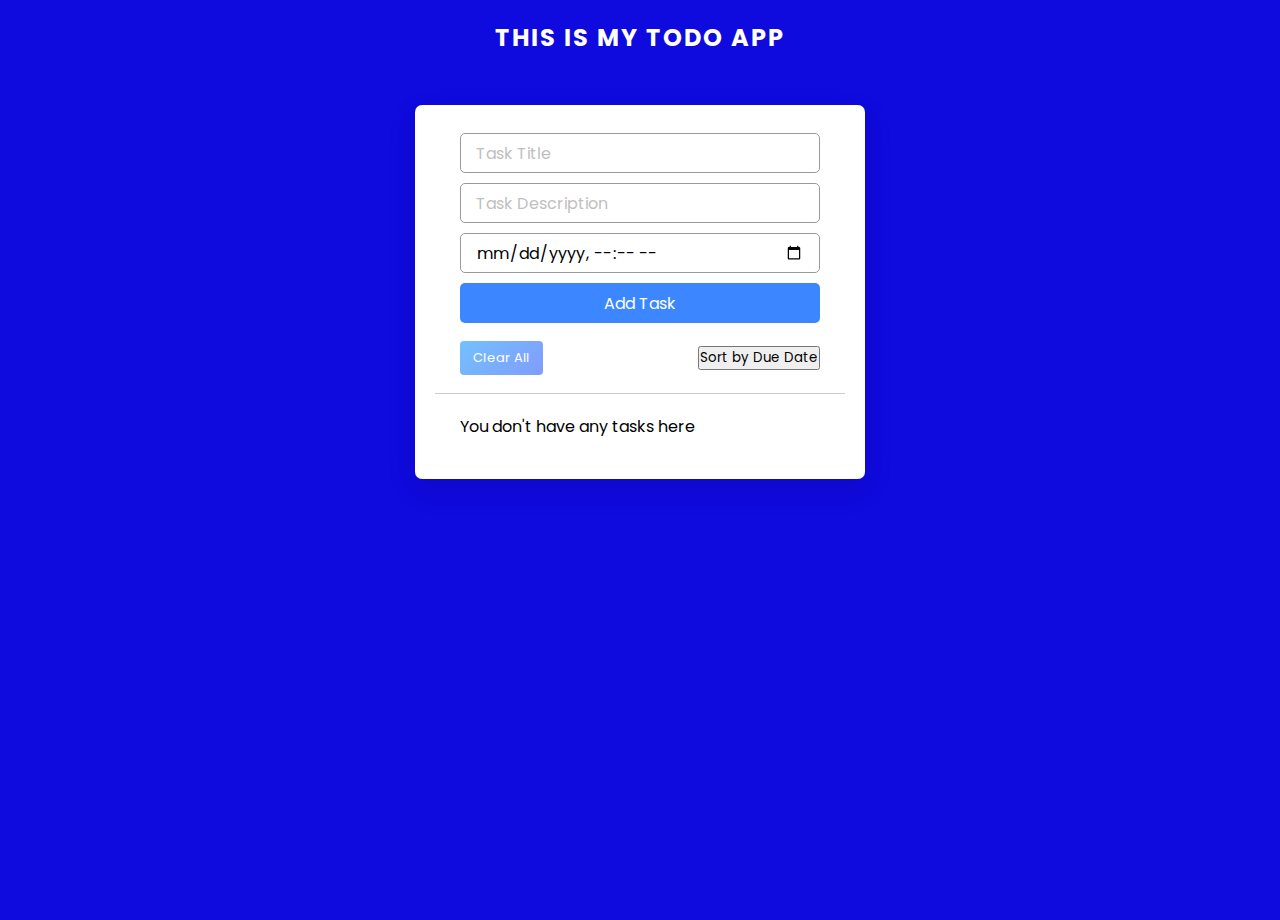
<file: Week-1/index.html>
<!DOCTYPE html>
<html lang="en" dir="ltr">
  <head>
    <meta charset="utf-8" />
    <title>Todo List App</title>
    <link rel="stylesheet" href="styles.css" />
    <meta name="viewport" content="width=device-width, initial-scale=1.0" />
    <link
      rel="stylesheet"
      href="https://unicons.iconscout.com/release/v4.0.0/css/line.css"
    />
  </head>
  <body>
    <h1>This is my Todo app</h1>
    <div class="wrapper">
      <div class="task-input">
        <input type="text" id="task-title" placeholder="Task Title" />
        <input type="text" id="task-desc" placeholder="Task Description" />
        <input
          type="datetime-local"
          id="task-date"
          placeholder="Due Date/Time"
        />
        <button id="add-task-btn">Add Task</button>
      </div>
      <div class="controls">
        <button class="clear-btn">Clear All</button>
        <button id="sort-btn">Sort by Due Date</button>
      </div>
      <ul class="task-box"></ul>
    </div>
    <script src="script.js"></script>
  </body>
</html>
</file>
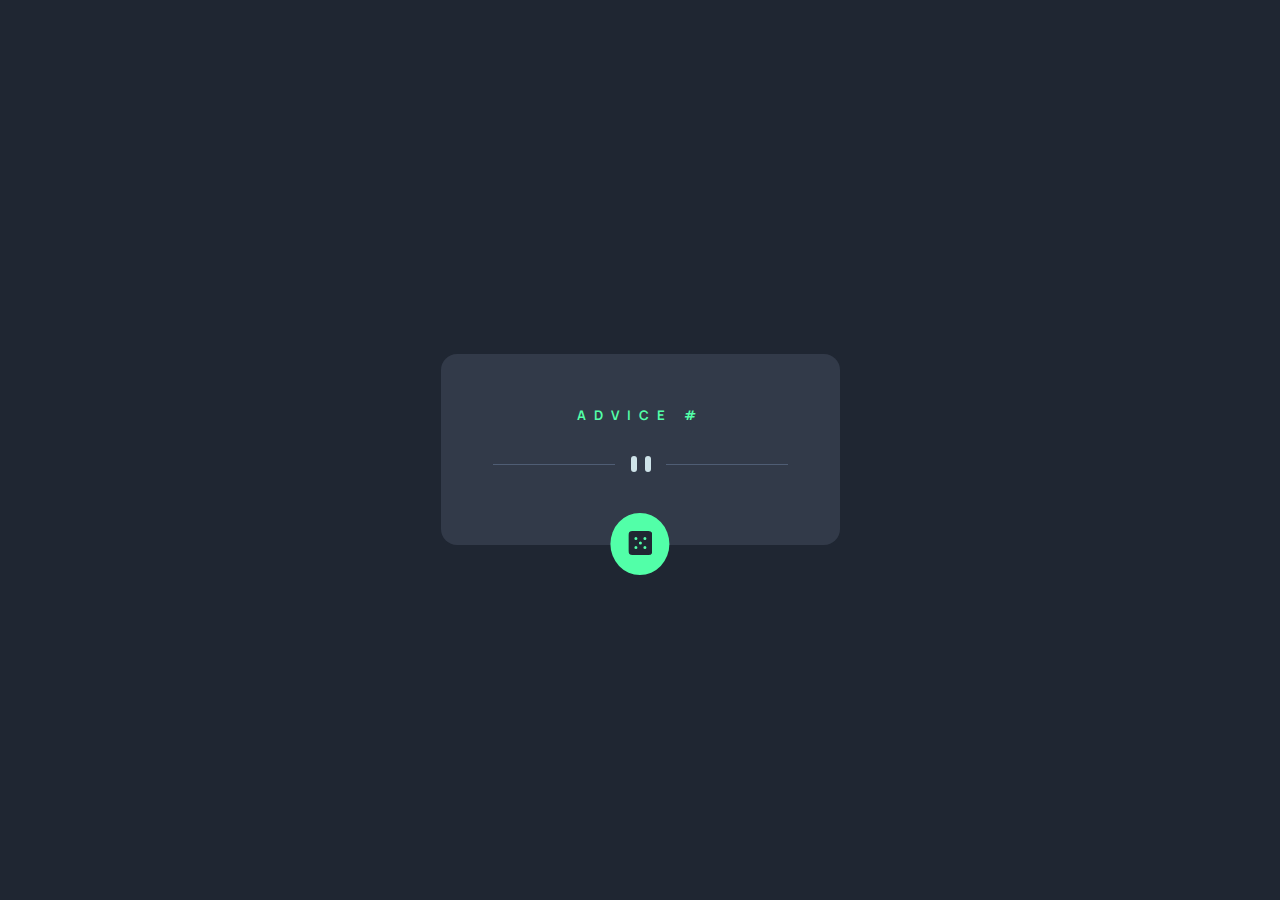
<file: Week-1/advice-generator-app-main/index.html>
<!DOCTYPE html>
<html lang="en">
  <head>
    <meta charset="UTF-8" />
    <meta name="viewport" content="width=device-width, initial-scale=1.0" />

    <link
      rel="icon"
      type="image/png"
      sizes="32x32"
      href="./images/favicon-32x32.png"
    />
    <link rel="stylesheet" href="styles.css" />
    <title>Frontend Mentor | Advice generator app</title>

    <style>
      .attribution {
        font-size: 11px;
        text-align: center;
      }
      .attribution a {
        color: hsl(228, 45%, 44%);
      }
    </style>
  </head>
  <body>
    <div class="advice-container">
      <h1 id="advice-id">Advice #</h1>
      <p id="text"></p>

      <picture>
        <source
          media="(max-width: 768px)"
          srcset="images/pattern-divider-mobile.svg"
        />
        <img src="./images/pattern-divider-mobile.svg" alt="" />
      </picture>
      <div>
        <button onclick="fetchAdvice()">
          <img src="./images//icon-dice.svg" alt="" class="icon-img" />
        </button>
      </div>
    </div>

    <script src="./advices.js"></script>
  </body>
</html>
</file>
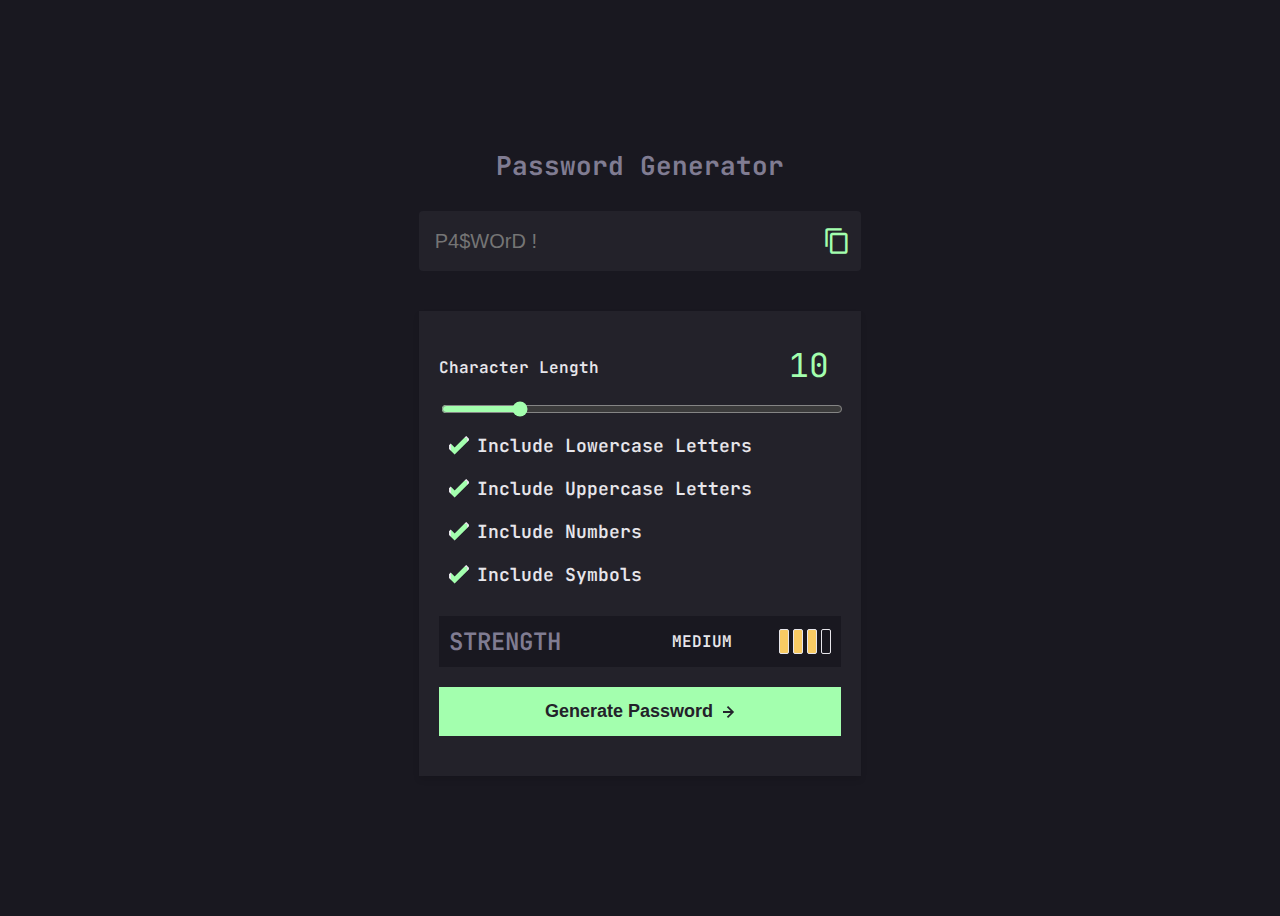
<file: Week-2/password-generator-app/index.html>
<!DOCTYPE html>
<html lang="en">
  <head>
    <meta charset="UTF-8" />
    <meta http-equiv="X-UA-Compatible" content="IE=edge" />
    <meta name="viewport" content="width=device-width, initial-scale=1.0" />
    <link rel="stylesheet" href="password.css" />
    <link
      href="https://fonts.googleapis.com/icon?family=Material+Icons"
      rel="stylesheet"
    />
    <title>Password Generator</title>
  </head>
  <body>
    <div class="container">
      <h1>Password Generator</h1>
      <div class="inputBox">
        <input
          type="text"
          class="passBox"
          id="passBox"
          disabled
          placeholder=" P4$WOrD !"
        />
        <span class="material-icons" id="copyIcon" style="cursor: pointer"
          >content_copy</span
        >
      </div>
      <form class="password-content" id="passwordGenerator">
        <div class="row">
          <p>Character Length</p>
          <input type="text" id="sliderValue" value="10" class="styled-input" />
        </div>
        <input type="range" min="1" max="50" value="10" id="inputSlider" />
        <div class="row">
          <input type="checkbox" name="lowercase" id="lowercase" checked />
          <label for="lowercase">Include Lowercase Letters</label>
        </div>
        <div class="row">
          <input type="checkbox" name="uppercase" id="uppercase" checked />
          <label for="uppercase">Include Uppercase Letters</label>
        </div>
        <div class="row">
          <input type="checkbox" name="numbers" id="numbers" checked />
          <label for="numbers">Include Numbers</label>
        </div>
        <div class="row">
          <input type="checkbox" name="symbols" id="symbols" checked />
          <label for="symbols">Include Symbols</label>
        </div>
        <div class="strength-row">
          <span class="str-txt">Strength</span>
          <span class="mdm-txt">MEDIUM</span>
          <div class="strength-indicator">
            <div class="strength-bar filled"></div>
            <div class="strength-bar filled"></div>
            <div class="strength-bar filled"></div>
            <div class="strength-bar empty"></div>
          </div>
        </div>
        <button type="submit" class="genBtn" id="genBtn">
          Generate Password
          <svg width="12" height="12" xmlns="http://www.w3.org/2000/svg">
            <path
              fill="#24232C"
              d="m5.106 12 6-6-6-6-1.265 1.265 3.841 3.84H.001v1.79h7.681l-3.841 3.84z"
            />
          </svg>
        </button>
      </form>
    </div>
    <script src="password.js"></script>
  </body>
</html>
</file>
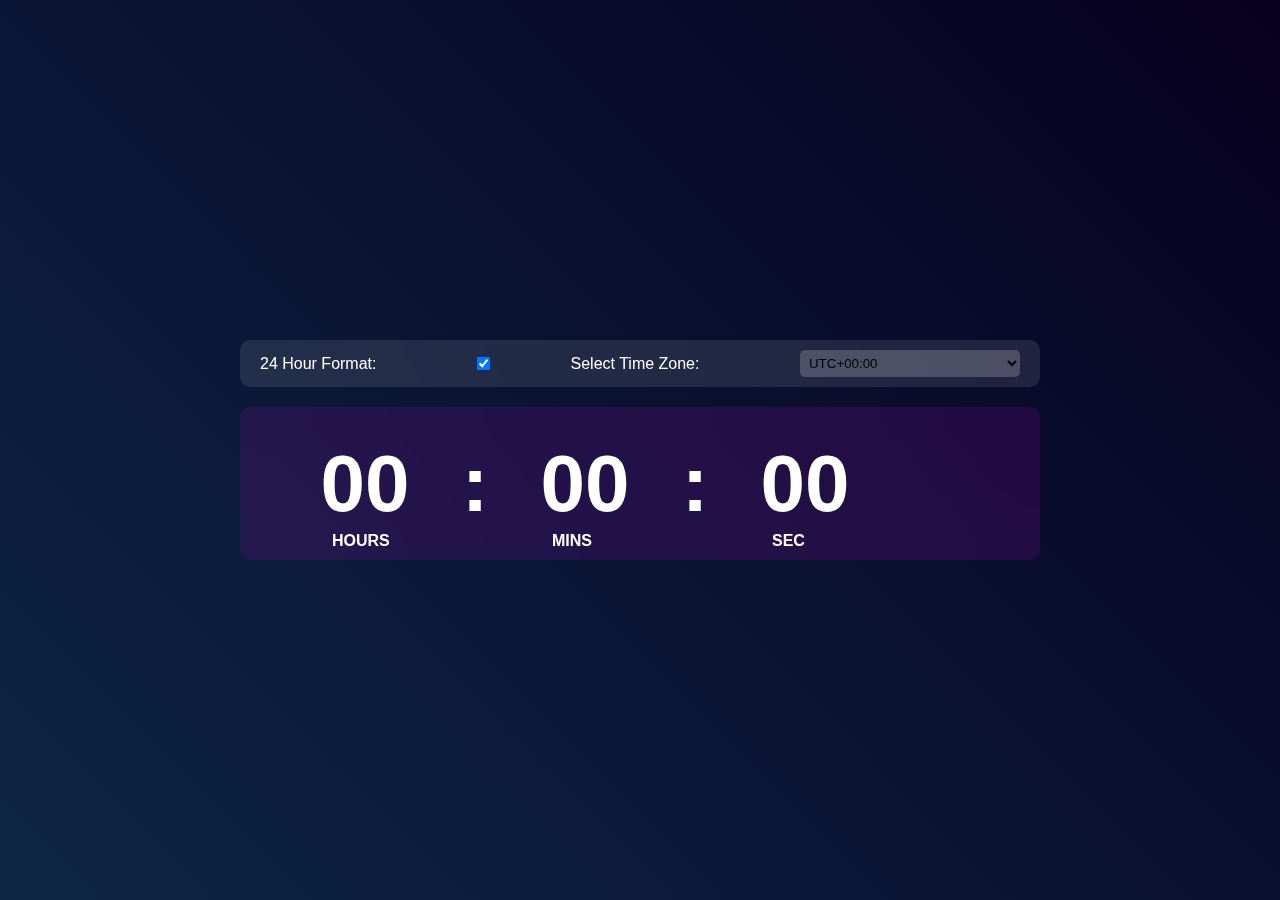
<file: Week-1/TimeMaster/time.html>
<!DOCTYPE html>
<html lang="en">
  <head>
    <meta charset="UTF-8" />
    <meta name="viewport" content="width=device-width, initial-scale=1.0" />
    <title>Time Mastery Project</title>
    <link rel="stylesheet" href="time.css" />
  </head>
  <body>
    <div class="container">
      <div class="time-container">
        <div class="settings">
          <label for="formatToggle">24 Hour Format:</label>
          <input type="checkbox" id="formatToggle" checked />

          <label for="timeZone">Select Time Zone:</label>
          <select id="timeZone">
            <option value="0" selected>UTC+00:00</option>
            <option value="2">Central African Time (UTC+02:00)</option>
            <option value="1">Central European Time (UTC+01:00)</option>
          </select>
        </div>
        <div class="clock">
          <span id="hrs">00</span>
          <span>:</span>
          <span id="min">00</span>
          <span>:</span>
          <span id="sec">00</span>
          <span id="ampm"></span>
        </div>
      </div>
    </div>

    <script src="time.js"></script>
  </body>
</html>
</file>
<file: Week-1/styles.css>
/* Import Google Font - Poppins */
@import url("https://fonts.googleapis.com/css2?family=Poppins:wght@400;500;600;700&display=swap");
* {
  margin: 0;
  padding: 0;
  box-sizing: border-box;
  font-family: "Poppins", sans-serif;
}
body {
  width: 100%;
  height: 100vh;
  /* overflow: hidden; */
  background: #0f0ade;
}
::selection {
  color: #fff;
  background: #3c87ff;
}

h1 {
  text-align: center;
  font-size: 24px;
  color: #fff;
  margin-top: 20px;
  text-transform: uppercase;
  letter-spacing: 2px;
  padding: 0;
}
.wrapper {
  margin: 50px auto; /* Reduced margin-top */
  max-width: 450px;
  padding: 28px 20px 30px;
  background: #fff;
  border-radius: 7px;
  box-shadow: 0 10px 30px rgba(0, 0, 0, 0.1);
}
.task-input {
  display: flex;
  flex-direction: column;
  gap: 10px;
  padding: 0 25px;
  position: relative;
}
.task-input img {
  width: 30px;
  height: 30px;
  vertical-align: middle; /* Align the image vertically */
  margin-bottom: 10px; /* Add margin below the image */
}
.task-input input,
.task-input button {
  height: 40px;
  width: 100%;
  outline: none;
  font-size: 16px;
  border-radius: 5px;
  padding: 0 15px;
  border: 1px solid #999;
}
.task-input input:focus,
.task-input input.active {
  border: 2px solid #3c87ff;
}
.task-input input::placeholder {
  color: #bfbfbf;
}
.task-input button {
  background-color: #3c87ff;
  color: #fff;
  border: none;
  cursor: pointer;
  transition: background-color 0.3s;
}
.task-input button:hover {
  background-color: #2859b8;
}
.controls,
li {
  display: flex;
  align-items: center;
  justify-content: space-between;
}
.controls {
  padding: 18px 25px;
  border-bottom: 1px solid #ccc;
}
.filters span {
  margin: 0 8px;
  font-size: 17px;
  color: #444444;
  cursor: pointer;
}
.filters span:first-child {
  margin-left: 0;
}
.filters span.active {
  color: #3c87ff;
}
.controls .clear-btn {
  border: none;
  opacity: 0.6;
  outline: none;
  color: #fff;
  cursor: pointer;
  font-size: 13px;
  padding: 7px 13px;
  border-radius: 4px;
  letter-spacing: 0.3px;
  pointer-events: none;
  transition: transform 0.25s ease;
  background: linear-gradient(135deg, #1798fb 0%, #2d5cfe 100%);
}
.clear-btn.active {
  opacity: 0.9;
  pointer-events: auto;
}
.clear-btn:active {
  transform: scale(0.93);
}
.task-box {
  margin-top: 20px;
  margin-right: 5px;
  padding: 0 20px 10px 25px;
}
.task-box.overflow {
  overflow-y: auto;
  max-height: 300px;
}
.task-box::-webkit-scrollbar {
  width: 5px;
}
.task-box::-webkit-scrollbar-track {
  background: #f1f1f1;
  border-radius: 25px;
}
.task-box::-webkit-scrollbar-thumb {
  background: #e6e6e6;
  border-radius: 25px;
}
.task-box .task {
  list-style: none;
  font-size: 17px;
  margin-bottom: 18px;
  padding-bottom: 16px;
  align-items: flex-start;
  border-bottom: 1px solid #ccc;
}
.task-box .task:last-child {
  margin-bottom: 0;
  border-bottom: 0;
  padding-bottom: 0;
}
.task-box .task label {
  display: flex;
  align-items: flex-start;
}
.task label input {
  margin-top: 7px;
  accent-color: #3c87ff;
}
.task label p {
  user-select: none;
  margin-left: 12px;
  word-wrap: break-word;
}
.task label p.checked {
  text-decoration: line-through;
}
.task-box .settings {
  position: relative;
}
.settings :where(i, li) {
  cursor: pointer;
}
.settings .task-menu {
  z-index: 10;
  right: -5px;
  bottom: -65px;
  padding: 5px 0;
  background: #fff;
  position: absolute;
  border-radius: 4px;
  transform: scale(0);
  transform-origin: top right;
  box-shadow: 0 0 6px rgba(0, 0, 0, 0.15);
  transition: transform 0.2s ease;
}
.task-box .task:last-child .task-menu {
  bottom: 0;
  transform-origin: bottom right;
}
.task-box .task:first-child .task-menu {
  bottom: -65px;
  transform-origin: top right;
}
.task-menu.show {
  transform: scale(1);
}
.task-menu li {
  height: 25px;
  font-size: 16px;
  margin-bottom: 2px;
  padding: 17px 15px;
  cursor: pointer;
  justify-content: flex-start;
}
.task-menu li:last-child {
  margin-bottom: 0;
}
.settings li:hover {
  background: #f5f5f5;
}
.settings li i {
  padding-right: 8px;
}

@media (max-width: 400px) {
  body {
    padding: 0 10px;
  }
  .wrapper {
    padding: 20px 0;
  }
  .filters span {
    margin: 0 5px;
  }
  .task-input {
    padding: 0 20px;
  }
  .controls {
    padding: 18px 20px;
  }
  .task-box {
    margin-top: 20px;
    margin-right: 5px;
    padding: 0 15px 10px 20px;
  }
  .task label input {
    margin-top: 4px;
  }
}
</file>
<file: Week-1/advice-generator-app-main/styles.css>
@import url("https://fonts.googleapis.com/css2?family=Manrope:wght@200..800&display=swap");
* {
  margin: 0;
  padding: 0;
  box-sizing: border-box;
}
:root {
  --ligh-cyan: hsl(193, 38%, 86%);
  --neon-green: hsl(150, 100%, 66%);
  --grayish-blue: hsl(217, 19%, 38%);
  --dark-grayish-blue: hsl(217, 19%, 24%);
  --dark-blue: hsl(218, 23%, 16%);
  --hover-green: hsl(150, 53%, 44%);
}
img {
  max-width: 100%;
}

p {
  font-size: 28px;
  line-height: 1.5;
}
body {
  font-family: "Manrope", sans-serif;
  font-size: 16px;
  background-color: var(--dark-blue);
  padding: 1.25rem;
  text-align: center;
  display: flex;
  flex-direction: column;
  align-items: center;
  justify-content: center;
  height: calc(100vh - 0.1px);
}

.advice-container {
  background-color: var(--dark-grayish-blue);
  padding: 3.25rem;
  border-radius: 1rem;
  position: relative;
}

.advice-container h1 {
  color: var(--neon-green);
  text-transform: uppercase;
  letter-spacing: 0.5rem;
  font-size: 0.825rem;
  margin-bottom: 1rem;
}

.advice-container p {
  margin-bottom: 2rem;
  color: var(--ligh-cyan);
  font-weight: 800;
}

.advice-container picture img {
  margin-bottom: 1rem;
}

.advice-container button {
  background-color: var(--neon-green);
  padding: 1.1rem;
  border: none;
  border-radius: 50%;
  cursor: pointer;
  position: absolute;
  left: 50%;
  transform: translateX(-50%);
  bottom: -30px;
}
.advice-container button:hover {
  box-shadow: 0 0 1rem var(--neon-green);
  transition: all 0.3s ease-in-out;
}

@media (min-width: 500px) {
  .advice-container {
    max-width: 480px;
  }
}

.icon-img {
  padding: 0;
  margin: 0;
}
</file>
<file: Week-2/password-generator-app/password.css>
@import url("https://fonts.googleapis.com/css2?family=JetBrains+Mono:ital,wght@0,100..800;1,100..800&display=swap");

* {
  box-sizing: border-box;
}

:root {
  --background: hsl(248, 15%, 11%);
  --background-color: hsl(248, 10%, 15%);
  --dark-gray: hsl(251, 9%, 53%);
  --light-gray: hsl(252, 11%, 91%);
  --button-color: hsl(127, 100%, 82%);
  --weak-color: hsl(0, 91%, 63%);
  --medium-color: hsl(42, 91%, 68%);
  --strong-color: hsl(127, 100%, 82%);
}

body {
  max-width: 100vw;
  min-height: 100vh;
  display: flex;
  justify-content: center;
  align-items: center;
  background: var(--background);
  font-weight: 600;
  font-family: "JetBrains Mono", monospace;
}

.container {
  border-radius: 10px;
  padding: 28px 32px;
  display: flex;
  flex-direction: column;
  background: transparent;
  width: 40%; /* Reduced container width */
}

.container h1 {
  font-size: 24px;
  margin-block: 8px;
  color: var(--dark-gray);
  text-align: center;
}
.genBtn.copied {
  background-color: var(--button-color);
}

@media (max-width: 768px) {
  .container h1 {
    font-size: 24px;
  }
  .container {
    width: 90%; /* Reduced container width */
  }
}

@media (min-width: 769px) {
  .container h1 {
    font-size: 26px;
  }
  .password-content {
    padding: 30px;
  }
  .inputBox input {
    height: 70px;
    font-size: 24px;
  }
  .inputBox span {
    font-size: 32px;
  }
  .password-content p,
  .password-content label {
    font-size: 20px;
  }
  .password-content input[type="range"] {
    height: 14px;
  }
  .password-content input[type="checkbox"] {
    width: 24px;
    height: 24px;
  }
  .strength-row .str-txt {
    font-size: 24px;
  }
  .genBtn {
    font-size: 20px;
  }
}

.password-content {
  background-color: var(--background-color);
  margin-top: 20px;
  padding: 20px;
  width: 100%;
  box-shadow: 0 4px 6px rgba(0, 0, 0, 0.1);
  box-sizing: border-box;
}
.styled-input {
  border: none;
  background-color: transparent;
  font-size: 33px;
  font-family: inherit;
  width: 4rem;
  color: var(--button-color);
  text-align: center;
}
.styled-input:focus {
  outline: none;
}

.password-content .row {
  display: flex;
  align-items: center;
  justify-content: space-between;
  margin-bottom: 10px;
}

.sliderValue {
  color: var(--button-color);
  font-size: 22px;
}

.slider {
  -webkit-appearance: none;
  appearance: none;
  width: 100%;
  height: 8px;
  border-radius: 5px;
  background: var(--light-gray);
  outline: none;
  opacity: 0.7;
  -webkit-transition: 0.2s;
  transition: opacity 0.2s;
}

.slider:hover {
  opacity: 1;
}

.slider::-webkit-slider-thumb {
  -webkit-appearance: none;
  appearance: none;
  width: 20px;
  height: 20px;
  border-radius: 50%;
  background: var(--button-color);
  cursor: pointer;
}

.slider::-moz-range-thumb {
  width: 20px;
  height: 20px;
  border-radius: 50%;
  background: var(--button-color);
  cursor: pointer;
}

.password-content p,
.password-content label {
  font-size: 16px;
  color: var(--light-gray);
  margin-bottom: 10px;
}

.password-content input[type="range"] {
  width: 100%;
  margin-bottom: 10px;
  height: 10px;
  accent-color: var(--button-color);
}

.password-content input[type="range"]::-webkit-slider-thumb {
  width: 20px;
  height: 20px;
  background: var(--button-color);
  border-radius: 50%;
  cursor: pointer;
}

.password-content input[type="range"]::-moz-range-thumb {
  width: 20px;
  height: 20px;
  background: var(--button-color);
  border-radius: 50%;
  cursor: pointer;
}

.password-content input[type="range"]::-ms-thumb {
  width: 20px;
  height: 20px;
  background: var(--button-color);
  border-radius: 50%;
  cursor: pointer;
}

.password-content input[type="range"]:hover {
  accent-color: var(--light-gray);
}

.password-content input[type="checkbox"] {
  display: none;
}

.password-content label {
  display: flex;
  align-items: center;
  cursor: pointer;
  position: relative;
  padding-left: 28px;
}

.password-content label::before {
  content: "";
  display: block;
  position: absolute;
  left: 0;
  width: 16px;
  height: 16px;
  border: 2px solid var(--light-gray);
  background: var(--background-color);
}

.password-content input[type="checkbox"]:checked + label::before {
  background: var(--button-color);
  mask: url('data:image/svg+xml;utf8,<svg xmlns="http://www.w3.org/2000/svg" width="14" height="12"><path fill="none" stroke="%23000000" stroke-width="3" d="M1 5.607 4.393 9l8-8"/></svg>')
    center / contain no-repeat;
  mask-size: cover;
  mask-repeat: no-repeat;
}

.inputBox {
  position: relative;
  width: 100%;
}

.inputBox input {
  background-color: var(--background-color);
  border: none;
  outline: none;
  padding: 10px;
  width: 100%;
  height: 60px;
  border-radius: 4px;
  font-size: 20px;
  margin-block: 20px;
  text-overflow: ellipsis;
}

.inputBox span {
  position: absolute;
  top: 50%;
  right: 10px;
  transform: translateY(-50%);
  color: var(--button-color);
  font-size: 28px;
  cursor: pointer;
  z-index: 2;
}

.row {
  display: flex;
  align-items: center;
  margin-block: 10px;
}

.row label {
  flex-basis: 100%;
  font-size: 18px;
  margin-left: 10px;
}

.strength-row {
  justify-content: space-between;
  align-items: center;
  padding: 10px;
  background-color: var(--background);
  display: flex;
  flex-direction: row;
  gap: 10px;
  margin-top: 20px;
  margin-bottom: 20px;
}

.str-txt {
  color: var(--dark-gray);
  text-transform: uppercase;
  font-size: 20px;
}

.mdm-txt {
  color: var(--light-gray);
  text-transform: uppercase;
  margin-left: 4rem;
}

.strength-indicator {
  display: flex;
  gap: 4px;
  align-items: center;
}

.strength-bar {
  width: 10px;
  height: 25px;
  border: 1px solid var(--light-gray);
  border-radius: 2px;
}

.strength-bar.filled {
  background-color: var(--medium-color);
}

.strength-bar.empty {
  background-color: transparent;
}

.strength-bar.weak {
  background-color: var(--weak-color);
}

.strength-bar.medium {
  background-color: var(--medium-color);
}

.strength-bar.strong {
  background-color: var(--button-color);
}

.genBtn {
  display: flex;
  align-items: center;
  justify-content: center;
  gap: 10px;
  border: 2px solid var(--button-color);
  outline: none;
  background-color: var(--button-color);
  padding: 12px 24px;
  color: var(--background-color);
  font-size: 18px;
  margin-block: 20px;
  font-weight: 700;
  width: 100%;
  cursor: pointer;
  transition: background-color 0.3s ease, color 0.3s ease;
}

.genBtn:hover {
  background-color: transparent;
  color: var(--button-color);
}

.genBtn:hover svg path {
  fill: var(--button-color);
}

.genBtn svg {
  transition: transform 0.3s ease;
}

.genBtn:hover svg {
  transform: translateX(4px);
}

.copied {
  position: absolute;
  left: 10px;
  color: var(--button-color);
}

@media (max-width: 768px) {
  .strength-row span {
    font-size: 12px;
  }
  .genBtn {
    font-size: 14px;
  }
}

@media (max-width: 480px) {
  .password-content label {
    font-size: 11px;
  }
  .mdm-txt {
    margin-left: -10px;
    text-align: center;
    width: 100%;
  }
  .genBtn {
    width: 100%;
    font-size: 12px;
  }
  .inputBox input {
    font-size: 18px; /* Increase font size for small screens */
  }
  .password-content input[type="checkbox"] {
    width: 16px;
    height: 16px;
  }
}

#copied {
  display: none;
  color: var(--button-color);
  font-size: 16px;
}

.genBtn.copied #copied {
  display: block;
}
</file>
<file: Week-1/TimeMaster/time.css>
* {
  margin: 0;
  padding: 0;
  font-family: "Poppins", sans-serif;
  box-sizing: border-box;
}

.container {
  width: 100%;
  min-height: 100vh;
  background: linear-gradient(45deg, #0c2644, #08001f);
  color: #fff;
  position: relative;
}

.time-container {
  width: 800px;
  height: 220px; /* Adjusted to fit settings */
  position: absolute;
  top: 50%;
  left: 50%;
  transform: translate(-50%, -50%);
  display: flex;
  flex-direction: column;
  align-items: center;
}

.clock {
  width: 100%;
  height: 180px;
  background: rgba(235, 0, 255, 0.11);
  border-radius: 10px;
  display: flex;
  align-items: center;
  justify-content: center;
  backdrop-filter: blur(40px);
}

.clock span {
  font-size: 80px;
  width: 110px;
  display: inline-block;
  text-align: center;
  position: relative;
}

.clock span::after {
  font-size: 16px;
  position: absolute;
  bottom: -20px;
  left: 20%;
}

#hrs::after {
  content: "HOURS";
}
#min::after {
  content: "MINS";
}
#sec::after {
  content: "SEC";
}

.clock {
  font-size: 48px;
  font-weight: bold;
}

.settings {
  margin-bottom: 20px;
  font-size: 16px;
  width: 100%;
  display: flex;
  justify-content: space-between;
  align-items: center;
  padding: 10px 20px;
  background: rgba(255, 255, 255, 0.1);
  border-radius: 10px;
  backdrop-filter: blur(20px);
}

.settings label {
  margin-right: 10px;
}

.settings input[type="checkbox"],
.settings select {
  margin-left: 10px;
  padding: 5px;
  background: rgba(255, 255, 255, 0.2);
  border: none;
  border-radius: 5px;
}

.settings select {
  width: 220px;
}
</file>
